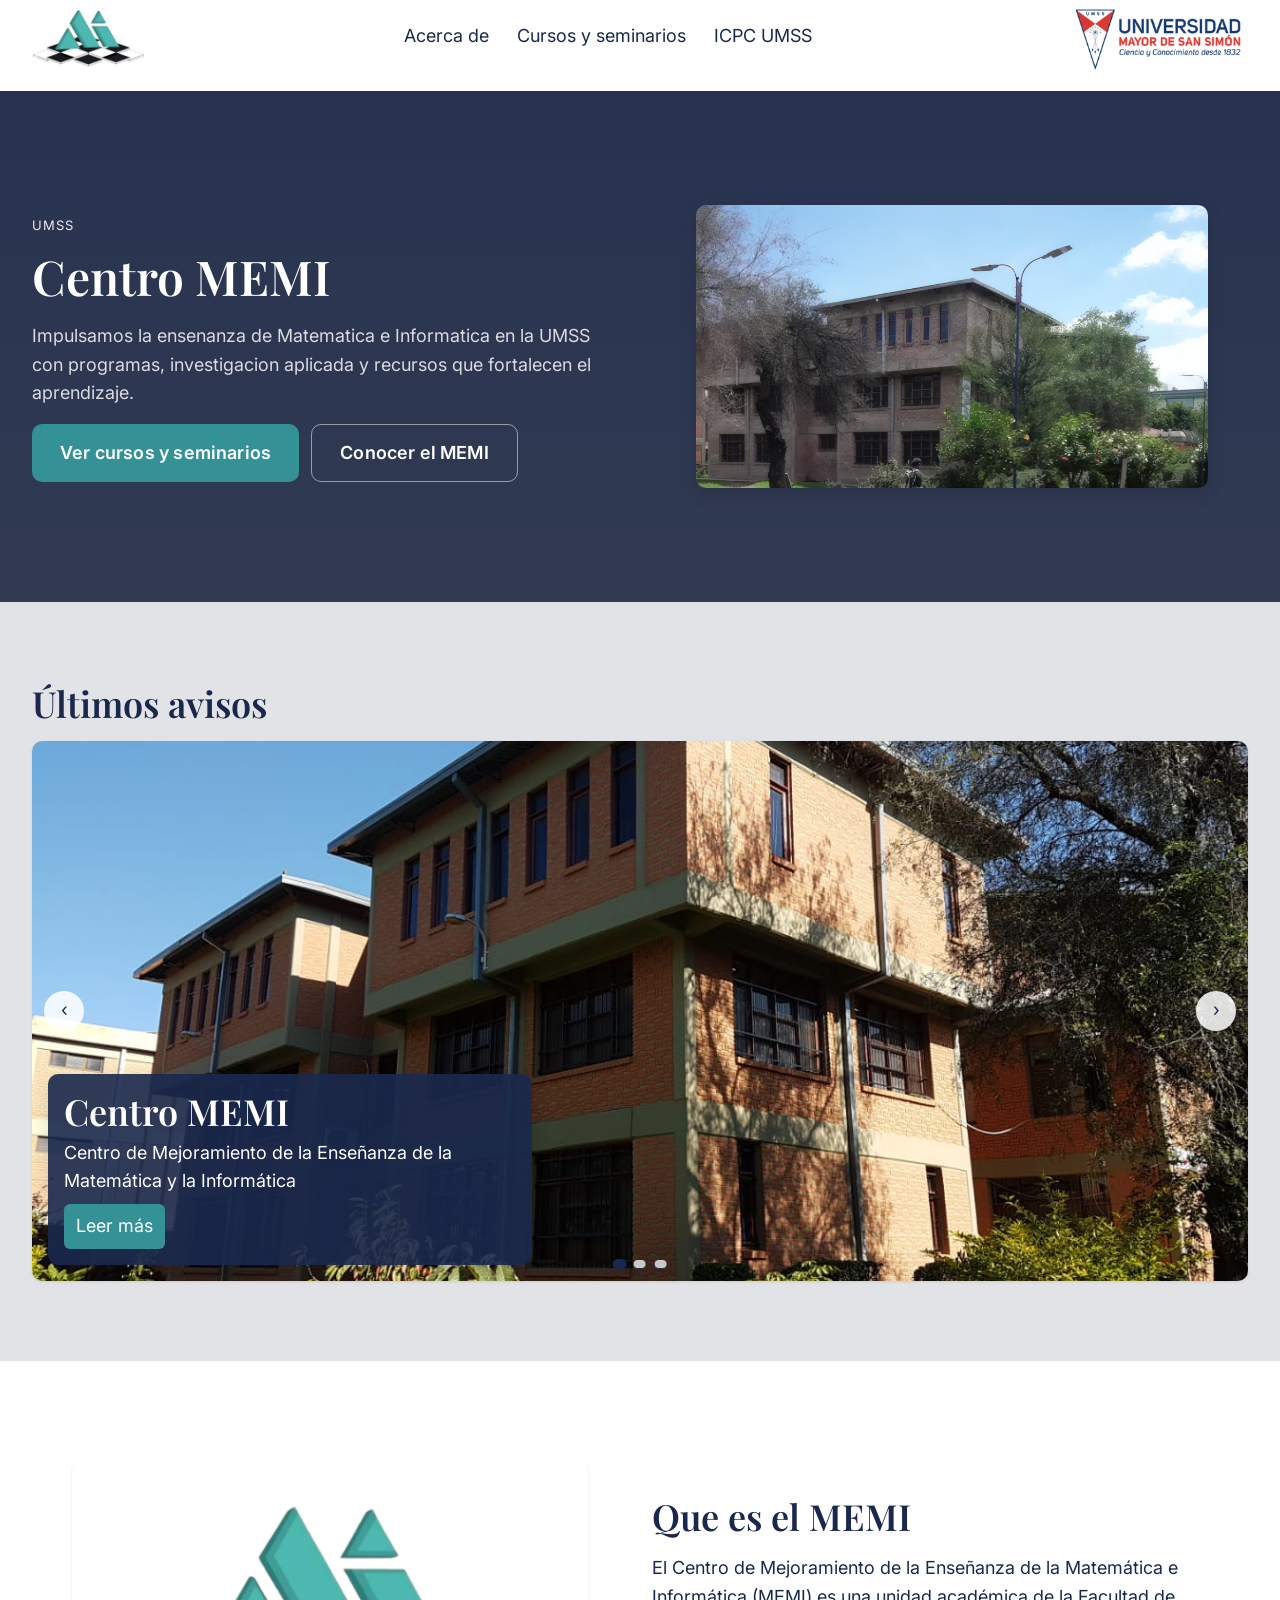
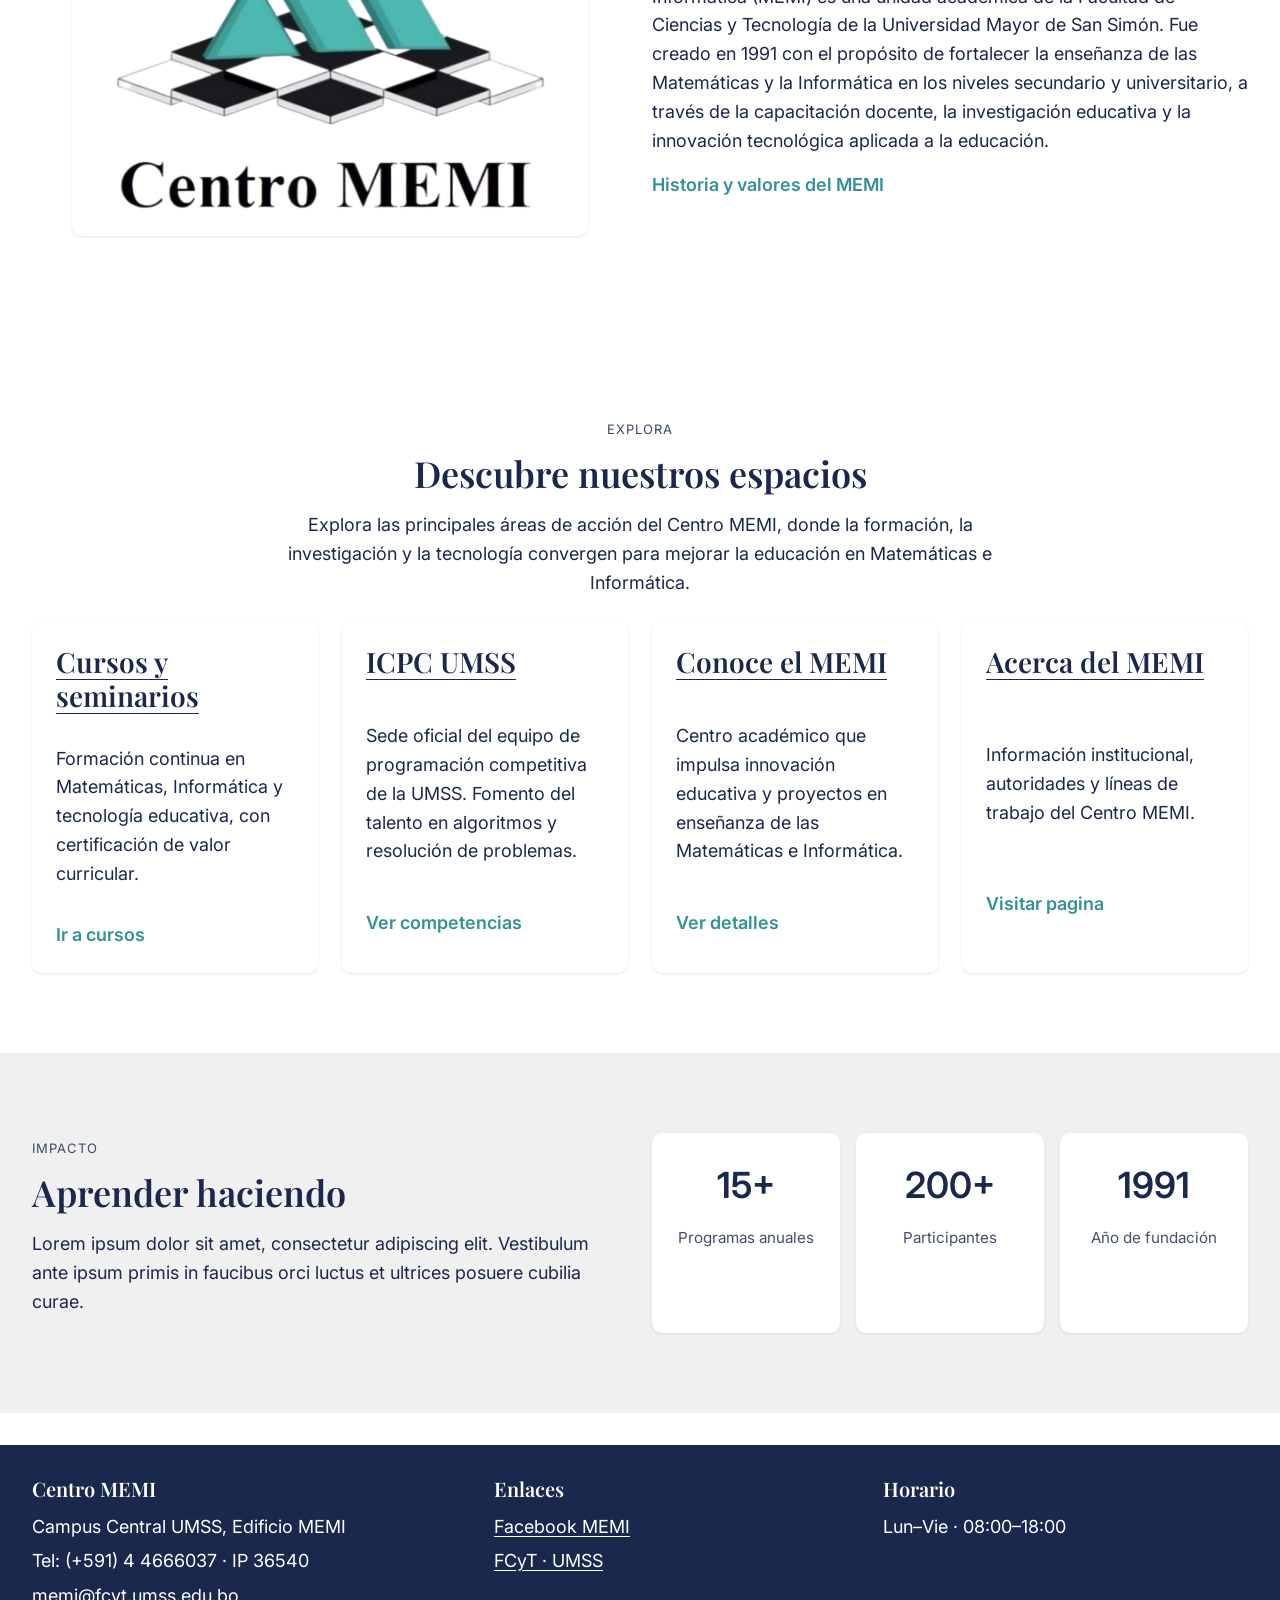
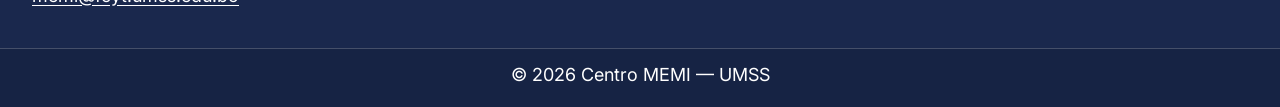
<file: index.html>
<!DOCTYPE html>
<html lang="es">
<head>
  <meta charset="UTF-8" />
  <meta name="viewport" content="width=device-width, initial-scale=1.0" />
  <title>Centro MEMI - UMSS</title>
  <meta name="description" content="Centro MEMI: apoyo a la ensenanza de Matematica e Informatica en la UMSS." />
  <link rel="icon" type="image/png" href="img/logos/memi.png" />

  <link rel="stylesheet" href="/css/core/variables.css" />
  <link rel="stylesheet" href="/css/core/base.css" />
  <link rel="stylesheet" href="/css/core/layout.css" />
  <link rel="stylesheet" href="/css/components/navigation.css" />
  <link rel="stylesheet" href="/css/components/nav-panel.css" />
  <link rel="stylesheet" href="/css/components/carousel.css" />
  <link rel="stylesheet" href="/css/components/footer.css" />
  <link rel="stylesheet" href="/css/pages/home.css" />

  <link href="https://fonts.googleapis.com/css2?family=Inter:wght@400;500;600&family=Playfair+Display:wght@400;600&display=swap" rel="stylesheet" />
</head>
<body>
  <div id="header-container"></div>

  <main>
    <section class="home-hero">
      <div class="container home-hero__inner">
        <div class="home-hero__content">
          <span class="home-eyebrow">UMSS</span>
          <h1>Centro MEMI</h1>
          <p>Impulsamos la ensenanza de Matematica e Informatica en la UMSS con programas, investigacion aplicada y recursos que fortalecen el aprendizaje.</p>
          <div class="home-hero__actions">
            <a class="home-btn home-btn--primary" href="/pages/courses.html">Ver cursos y seminarios</a>
            <a class="home-btn home-btn--ghost" href="/pages/about.html">Conocer el MEMI</a>
          </div>
        </div>
        <figure class="home-hero__media">
          <img src="/img/MEMI.png" alt="Equipo colaborando con tecnologia" />
        </figure>
      </div>
    </section>

    <section class="home-section home-notices">
      <div class="container">
        <h2>Últimos avisos</h2>
        <div id="carousel-container"></div>
      </div>
    </section>

    <section class="home-section home-summary">
      <div class="container home-summary__grid">
        <figure class="home-summary__media">
          <img src="/img/logos/Memi_long.png" alt="Participantes en un taller" />
        </figure>
        <div class="home-summary__content">
          <h2>Que es el MEMI</h2>
          <p>
            El Centro de Mejoramiento de la Enseñanza de la Matemática e Informática (MEMI) es una unidad académica de la Facultad de Ciencias y Tecnología de la Universidad Mayor de San Simón.
            Fue creado en 1991 con el propósito de fortalecer la enseñanza de las Matemáticas y la Informática en los niveles secundario y 
            universitario, a través de la capacitación docente, la investigación educativa y la innovación tecnológica aplicada a la educación.
          </p>
          <div class="home-summary__links">
            <a class="home-link" href="/pages/about.html">Historia y valores del MEMI</a>
          </div>
        </div>
      </div>
    </section>


    <section class="home-section home-destinations">
      <div class="container">
        <header class="home-section__header home-section__header--center">
          <span class="home-eyebrow">Explora</span>
          <h2>Descubre nuestros espacios</h2>
          <p>
            Explora las principales áreas de acción del Centro MEMI, donde la formación, la investigación y la tecnología convergen
            para mejorar la educación en Matemáticas e Informática.
          </p>
        </header>
        <div class="home-cards">
          <article class="home-card">
            <h3><a href="/pages/courses.html">Cursos y seminarios</a></h3>
            <p>Formación continua en Matemáticas, Informática y tecnología educativa, con certificación de valor curricular.</p>
            <a class="home-card__link" href="/pages/courses.html">Ir a cursos</a>
          </article>
          <article class="home-card">
            <h3><a href="/pages/icpc.html">ICPC UMSS</a></h3>
            <p>Sede oficial del equipo de programación competitiva de la UMSS.
              Fomento del talento en algoritmos y resolución de problemas.</p>
            <a class="home-card__link" href="/pages/icpc.html">Ver competencias</a>
          </article>
          <article class="home-card">
            <h3><a href="/pages/about.html">Conoce el MEMI</a></h3>
            <p>Centro académico que impulsa innovación educativa y proyectos en enseñanza de las Matemáticas e Informática.</p>
            <a class="home-card__link" href="/pages/about.html">Ver detalles</a>
          </article>
          <article class="home-card">
            <h3><a href="/pages/about.html">Acerca del MEMI</a></h3>
            <p>Información institucional, autoridades y líneas de trabajo del Centro MEMI.</p>
            <a class="home-card__link" href="https://www.facebook.com/memiumss/?locale=es_LA">Visitar pagina</a>
          </article>
        </div>
      </div>
    </section>

    <section class="home-section home-metrics">
      <div class="container home-metrics__inner">
        <div class="home-metrics__intro">
          <span class="home-eyebrow">Impacto</span>
          <h2>Aprender haciendo</h2>
          <p>
            Lorem ipsum dolor sit amet, consectetur adipiscing elit. Vestibulum ante ipsum primis in
            faucibus orci luctus et ultrices posuere cubilia curae.
          </p>
        </div>
        <div class="home-metrics__stats">
          <div class="stat">
            <span class="stat__value">15+</span>
            <span class="stat__label">Programas anuales</span>
          </div>
          <div class="stat">
            <span class="stat__value">200+</span>
            <span class="stat__label">Participantes</span>
          </div>
          <div class="stat">
            <span class="stat__value">1991</span>
            <span class="stat__label">Año de fundación</span>
          </div>
        </div>
      </div>
    </section>
  </main>

  <div id="footer-container"></div>

  <script type="module" src="/js/entries/home.entry.js"></script>
</body>
</html>
</file>
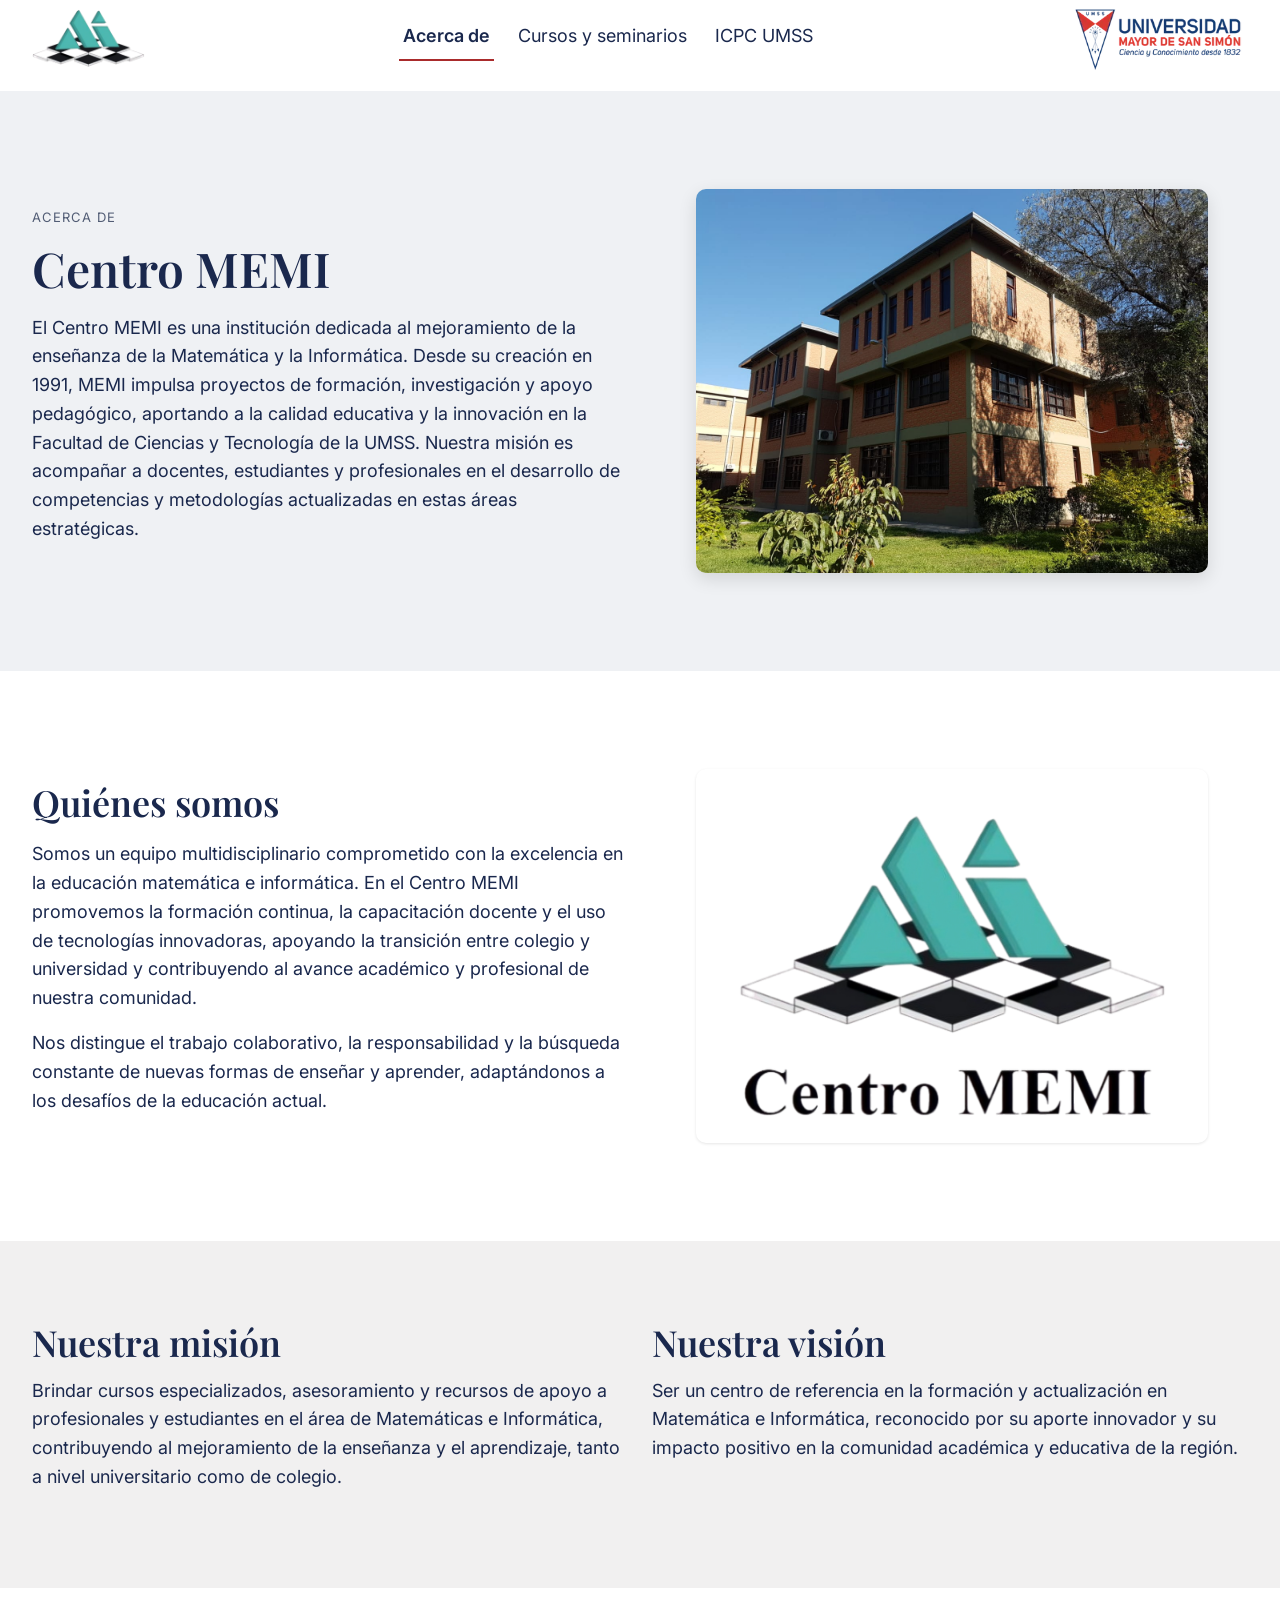
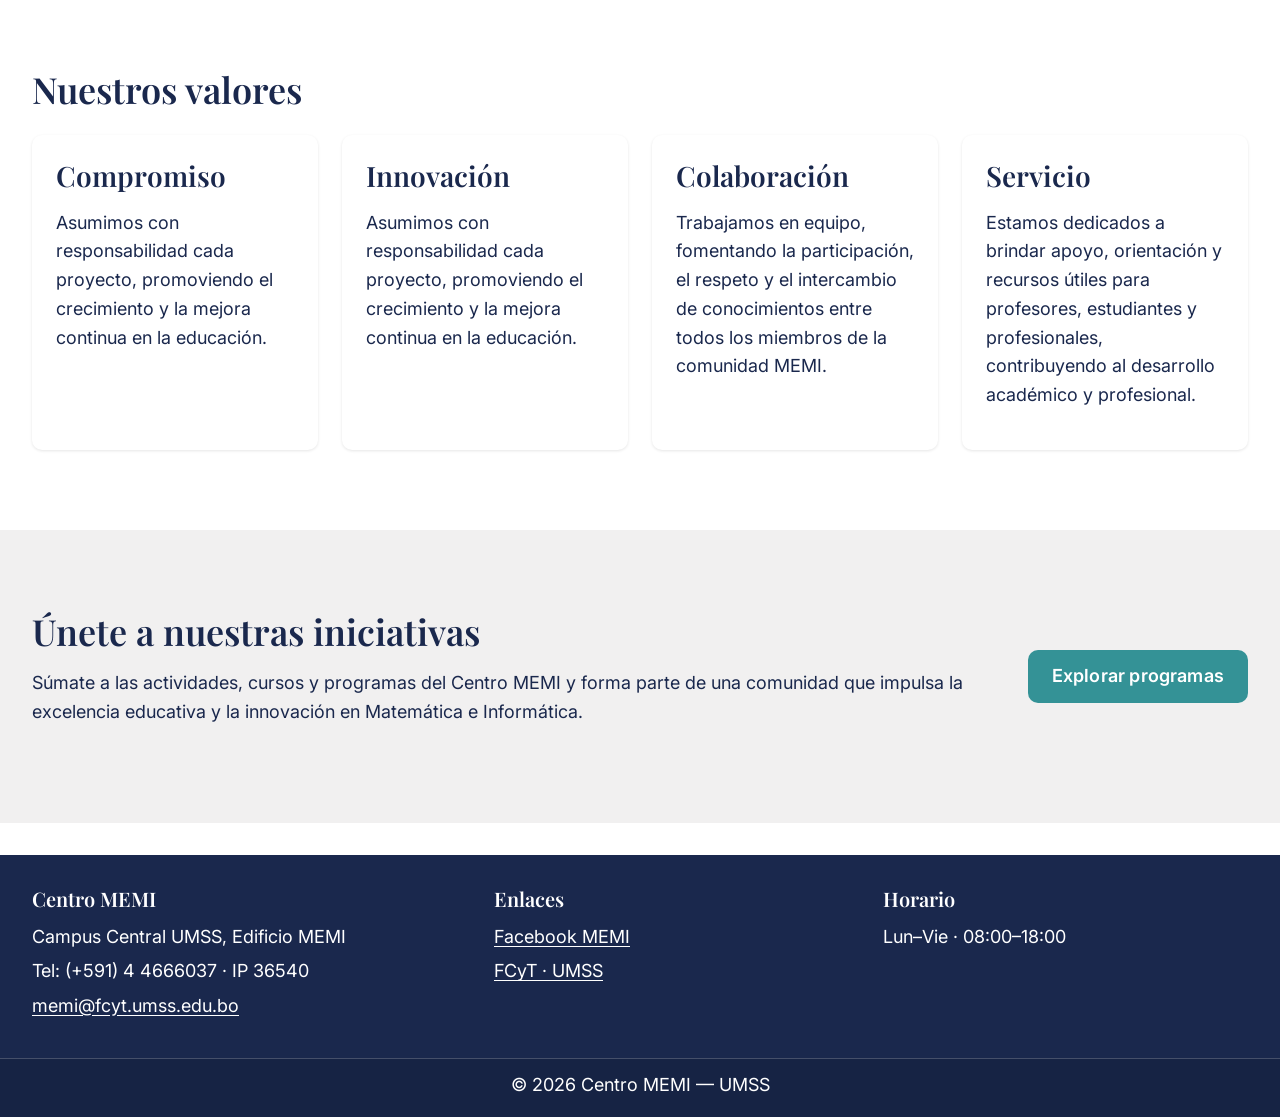
<file: pages/about.html>
<!DOCTYPE html>
<html lang="es">
<head>
  <meta charset="UTF-8">
  <meta name="viewport" content="width=device-width, initial-scale=1.0">
  <title>Centro MEMI | Acerca de</title>

  <link rel="stylesheet" href="/css/core/variables.css">
  <link rel="stylesheet" href="/css/core/base.css">
  <link rel="stylesheet" href="/css/core/layout.css">
  <link rel="stylesheet" href="/css/components/navigation.css">
  <link rel="stylesheet" href="/css/components/nav-panel.css">
  <link rel="stylesheet" href="/css/components/footer.css">
  <link rel="stylesheet" href="/css/pages/about.css">

  <link href="https://fonts.googleapis.com/css2?family=Inter:wght@400;500;600&family=Playfair+Display:wght@400;600&display=swap" rel="stylesheet">
</head>
<body>
  <div id="header-container"></div>

  <main>
    <section class="about-hero">
      <div class="container about-hero__inner">
        <div class="about-hero__content">
          <span class="about-eyebrow">Acerca de</span>
          <h1>Centro MEMI</h1>
          <p>El Centro MEMI es una institución dedicada al mejoramiento de la enseñanza de la Matemática y la Informática. 
            Desde su creación en 1991, MEMI impulsa proyectos de formación, investigación y apoyo pedagógico, aportando a la 
            calidad educativa y la innovación en la Facultad de Ciencias y Tecnología de la UMSS. Nuestra misión es acompañar 
            a docentes, estudiantes y profesionales en el desarrollo de competencias y metodologías actualizadas en estas áreas 
            estratégicas.</p>
        </div>
        <figure class="about-hero__media">
          <img src="/img/hero/hero1.png" alt="Personas conectadas mediante aprendizaje en línea">
        </figure>
      </div>
    </section>

    <section class="about-section">
      <div class="container about-split">
        <div class="about-split__text">
          <h2>Quiénes somos</h2>
          <p>Somos un equipo multidisciplinario comprometido con la excelencia en la educación matemática e informática. 
            En el Centro MEMI promovemos la formación continua, la capacitación docente y el uso de tecnologías innovadoras, 
            apoyando la transición entre colegio y universidad y contribuyendo al avance académico y profesional de nuestra comunidad.</p>
          <p>Nos distingue el trabajo colaborativo, la responsabilidad y la búsqueda constante de nuevas formas de enseñar y aprender, adaptándonos a los desafíos de la educación actual.</p>
        </div>
        <figure class="about-split__media">
          <img src="/img/logos/Memi_long.png" alt="Estudiantes colaborando en un aula">
        </figure>
      </div>
    </section>

    <section class="about-section about-section--muted">
      <div class="container about-columns">
        <article class="about-columns__item">
          <h2>Nuestra misión</h2>
          <p>Brindar cursos especializados, asesoramiento y recursos de apoyo a profesionales y estudiantes en el área de Matemáticas 
            e Informática, contribuyendo al mejoramiento de la enseñanza y el aprendizaje, tanto a nivel universitario como de colegio.</p>
        </article>
        <article class="about-columns__item">
          <h2>Nuestra visión</h2>
          <p>Ser un centro de referencia en la formación y actualización en Matemática e Informática, reconocido por su aporte innovador
             y su impacto positivo en la comunidad académica y educativa de la región.</p>
        </article>
      </div>
    </section>

    <section class="about-section">
      <div class="container">
        <h2>Nuestros valores</h2>
        <div class="about-values">
          <article class="about-card">
            <h3>Compromiso</h3>
            <p>Asumimos con responsabilidad cada proyecto, promoviendo el crecimiento y la mejora continua en la educación.</p>
          </article>
          <article class="about-card">
            <h3>Innovación</h3>
            <p>Asumimos con responsabilidad cada proyecto, promoviendo el crecimiento y la mejora continua en la educación.</p>
          </article>
          <article class="about-card">
            <h3>Colaboración</h3>
            <p>Trabajamos en equipo, fomentando la participación, el respeto y el intercambio de conocimientos entre todos los miembros de la comunidad MEMI.</p>
          </article>
          <article class="about-card">
            <h3>Servicio</h3>
            <p>Estamos dedicados a brindar apoyo, orientación y recursos útiles para profesores, estudiantes y profesionales, contribuyendo al desarrollo académico y profesional.</p>
          </article>
        </div>
      </div>
    </section>

    <section class="about-section about-section--muted">
      <div class="container about-cta">
        <div class="about-cta__content">
          <h2>Únete a nuestras iniciativas</h2>
          <p>Súmate a las actividades, cursos y programas del Centro MEMI y forma parte de una comunidad que impulsa la excelencia educativa y la innovación en Matemática e Informática.</p>
        </div>
        <a class="about-cta__button" href="/pages/courses.html">Explorar programas</a>
      </div>
    </section>
  </main>

  <div id="footer-container"></div>

  <script type="module" src="/js/entries/about.entry.js"></script>
</body>
</html>
</file>
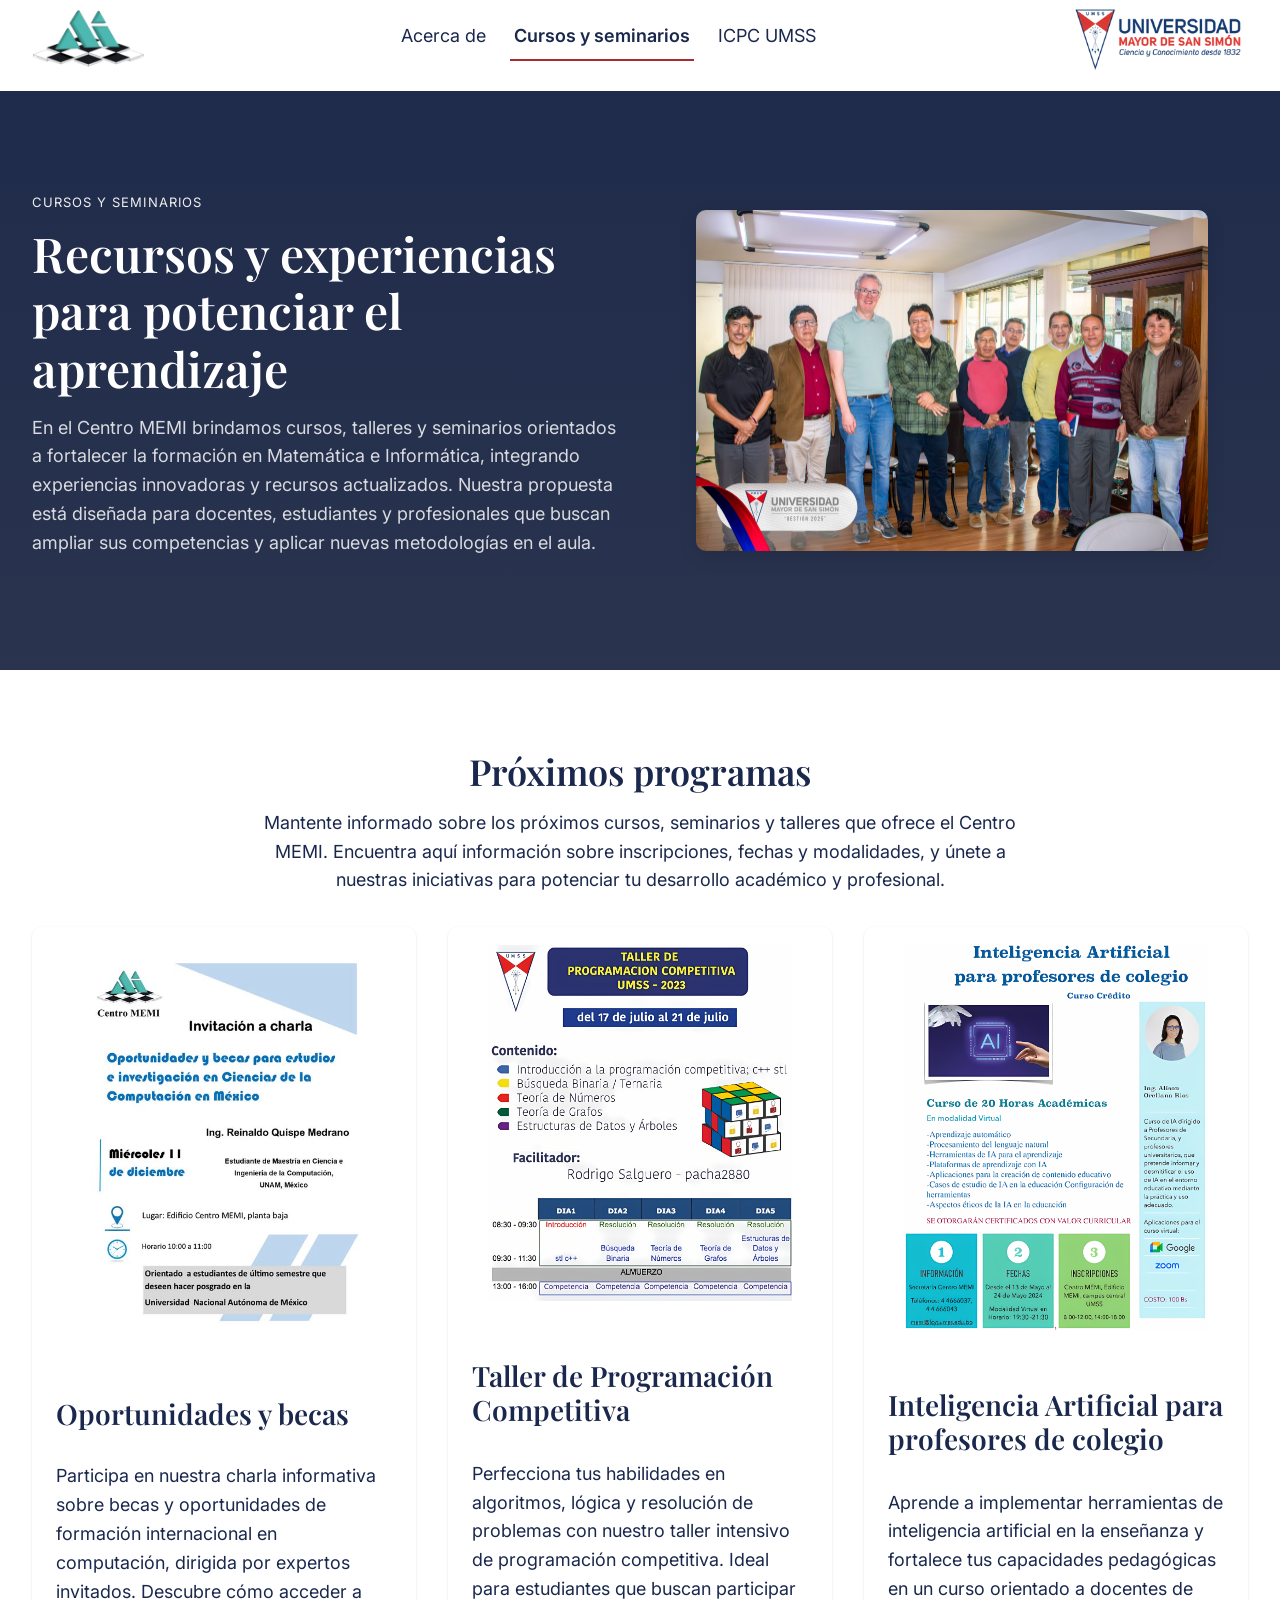
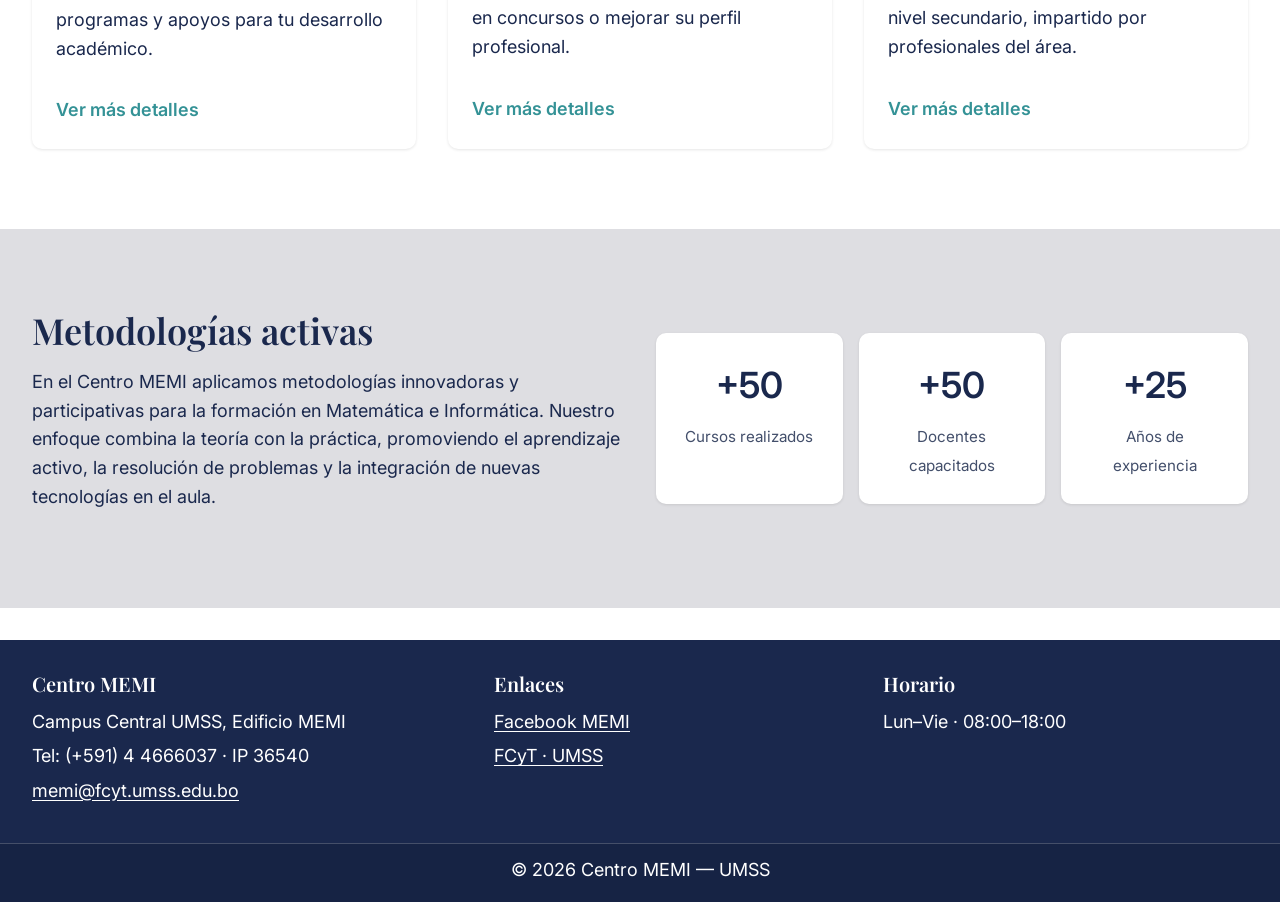
<file: pages/courses.html>
<!DOCTYPE html>
<html lang="es">
<head>
  <meta charset="UTF-8">
  <meta name="viewport" content="width=device-width, initial-scale=1.0">
  <title>Centro MEMI | Cursos y Seminarios</title>

  <link rel="stylesheet" href="/css/core/variables.css">
  <link rel="stylesheet" href="/css/core/base.css">
  <link rel="stylesheet" href="/css/core/layout.css">
  <link rel="stylesheet" href="/css/components/navigation.css">
  <link rel="stylesheet" href="/css/components/nav-panel.css">
  <link rel="stylesheet" href="/css/components/footer.css">
  <link rel="stylesheet" href="/css/pages/courses.css">

  <link href="https://fonts.googleapis.com/css2?family=Inter:wght@400;500;600&family=Playfair+Display:wght@400;600&display=swap" rel="stylesheet">
</head>
<body>
  <div id="header-container"></div>

  <main>
    <section class="courses-hero">
      <div class="container courses-hero__inner">
        <div class="courses-hero__content">
          <span class="courses-eyebrow">Cursos y seminarios</span>
          <h1>Recursos y experiencias para potenciar el aprendizaje</h1>
          <p>En el Centro MEMI brindamos cursos, talleres y seminarios orientados a fortalecer la formación en Matemática e Informática, 
            integrando experiencias innovadoras y recursos actualizados. Nuestra propuesta está diseñada para docentes, estudiantes y 
            profesionales que buscan ampliar sus competencias y aplicar nuevas metodologías en el aula.</p>
        </div>
        <figure class="courses-hero__media">
          <img src="/img/MEMI_KU.png" alt="Participantes explorando recursos educativos">
        </figure>
      </div>
    </section>

    <section class="courses-grid-section">
      <div class="container">
        <header class="courses-grid-header">
          <h2>Próximos programas</h2>
          <p>Mantente informado sobre los próximos cursos, seminarios y talleres que ofrece el Centro MEMI. Encuentra aquí información 
            sobre inscripciones, fechas y modalidades, y únete a nuestras iniciativas para potenciar tu desarrollo académico y profesional.</p>
        </header>

        <div class="courses-grid">
          <article class="course-card">
            <figure class="course-card__media">
              <img src="/img/hero/hero4.png" alt="Material visual del curso">
            </figure>
            <div class="course-card__body">
              <h3>Oportunidades y becas</h3>
              <p>Participa en nuestra charla informativa sobre becas y oportunidades de formación internacional en computación, dirigida por
                expertos invitados. Descubre cómo acceder a programas y apoyos para tu desarrollo académico.</p>
              <a class="course-card__link" href="#">Ver más detalles</a>
            </div>
          </article>

          <article class="course-card">
            <figure class="course-card__media">
              <img src="/img/hero/hero2.jpg" alt="Recursos educativos del seminario">
            </figure>
            <div class="course-card__body">
              <h3>Taller de Programación Competitiva</h3>
              <p>Perfecciona tus habilidades en algoritmos, lógica y resolución de problemas con nuestro taller intensivo de programación competitiva. 
                Ideal para estudiantes que buscan participar en concursos o mejorar su perfil profesional.</p>
              <a class="course-card__link" href="#">Ver más detalles</a>
            </div>
          </article>

          <article class="course-card">
            <figure class="course-card__media">
              <img src="/img/hero/hero3.jpg" alt="Participantes colaborando">
            </figure>
            <div class="course-card__body">
              <h3>Inteligencia Artificial para profesores de colegio</h3>
              <p>Aprende a implementar herramientas de inteligencia artificial en la enseñanza y fortalece tus capacidades pedagógicas en un curso orientado
                 a docentes de nivel secundario, impartido por profesionales del área.</p>
              <a class="course-card__link" href="#">Ver más detalles</a>
            </div>
          </article>
        </div>
      </div>
    </section>

    <section class="courses-highlight">
      <div class="container courses-highlight__inner">
        <div class="courses-highlight__text">
          <h2>Metodologías activas</h2>
          <p>En el Centro MEMI aplicamos metodologías innovadoras y participativas para la formación en Matemática e Informática. Nuestro enfoque combina la teoría con la práctica, 
            promoviendo el aprendizaje activo, la resolución de problemas y la integración de nuevas tecnologías en el aula.</p>
        </div>
        <div class="courses-highlight__stats">
          <div class="stat">
            <span class="stat__value">+50</span>
            <span class="stat__label">Cursos realizados</span>
          </div>
          <div class="stat">
            <span class="stat__value">+50</span>
            <span class="stat__label">Docentes capacitados</span>
          </div>
          <div class="stat">
            <span class="stat__value">+25</span>
            <span class="stat__label">Años de experiencia</span>
          </div>
        </div>
      </div>
    </section>

    <!--
    <section class="courses-grid-section courses-grid-section--alt">
      <div class="container">
        <header class="courses-grid-header">
          <h2>Recursos complementarios</h2>
          <p>Lorem ipsum dolor sit amet, consectetur adipiscing elit. Donec porta, lacus sit amet congue ultrices, magna augue finibus tortor, et ornare orci nisl non nisl.</p>
        </header>

        <div class="courses-grid">
          <article class="course-card">
            <figure class="course-card__media">
              <img src="/img/hero/hero2.jpg" alt="Guía pedagógica">
            </figure>
            <div class="course-card__body">
              <h3>Guía de autoaprendizaje</h3>
              <p>Lorem ipsum dolor sit amet, consectetur adipiscing elit. Integer vel sapien quis odio vehicula laoreet at et ipsum.</p>
              <a class="course-card__link" href="#">Descargar recurso</a>
            </div>
          </article>

          <article class="course-card">
            <figure class="course-card__media">
              <img src="/img/hero/hero3.jpg" alt="Sesión grabada">
            </figure>
            <div class="course-card__body">
              <h3>Seminario grabado</h3>
              <p>Lorem ipsum dolor sit amet, consectetur adipiscing elit. Cras in luctus turpis. Sed at pretium ante, non viverra mauris.</p>
              <a class="course-card__link" href="#">Ver grabación</a>
            </div>
          </article>

          <article class="course-card">
            <figure class="course-card__media">
              <img src="/img/hero/hero1.png" alt="Kit de actividades">
            </figure>
            <div class="course-card__body">
              <h3>Kit de actividades</h3>
              <p>Lorem ipsum dolor sit amet, consectetur adipiscing elit. Ut posuere erat dolor, sit amet consequat dui suscipit id.</p>
              <a class="course-card__link" href="#">Descargar kit</a>
            </div>
          </article>
        </div>
      </div>
    </section>

    <section class="courses-cta">
      <div class="container courses-cta__inner">
        <div class="courses-cta__content">
          <h2>¿Te interesa un curso a medida?</h2>
          <p>Lorem ipsum dolor sit amet, consectetur adipiscing elit. Curabitur fringilla venenatis dolor, nec aliquet eros pellentesque quis. Mauris in vestibulum ligula.</p>
        </div>
        <a class="courses-cta__button" href="/pages/contact.html">Solicitar información</a>
      </div>
    </section>
  -->
  </main>

  <div id="footer-container"></div>

  <script type="module" src="/js/entries/courses.entry.js"></script>
</body>
</html>
</file>
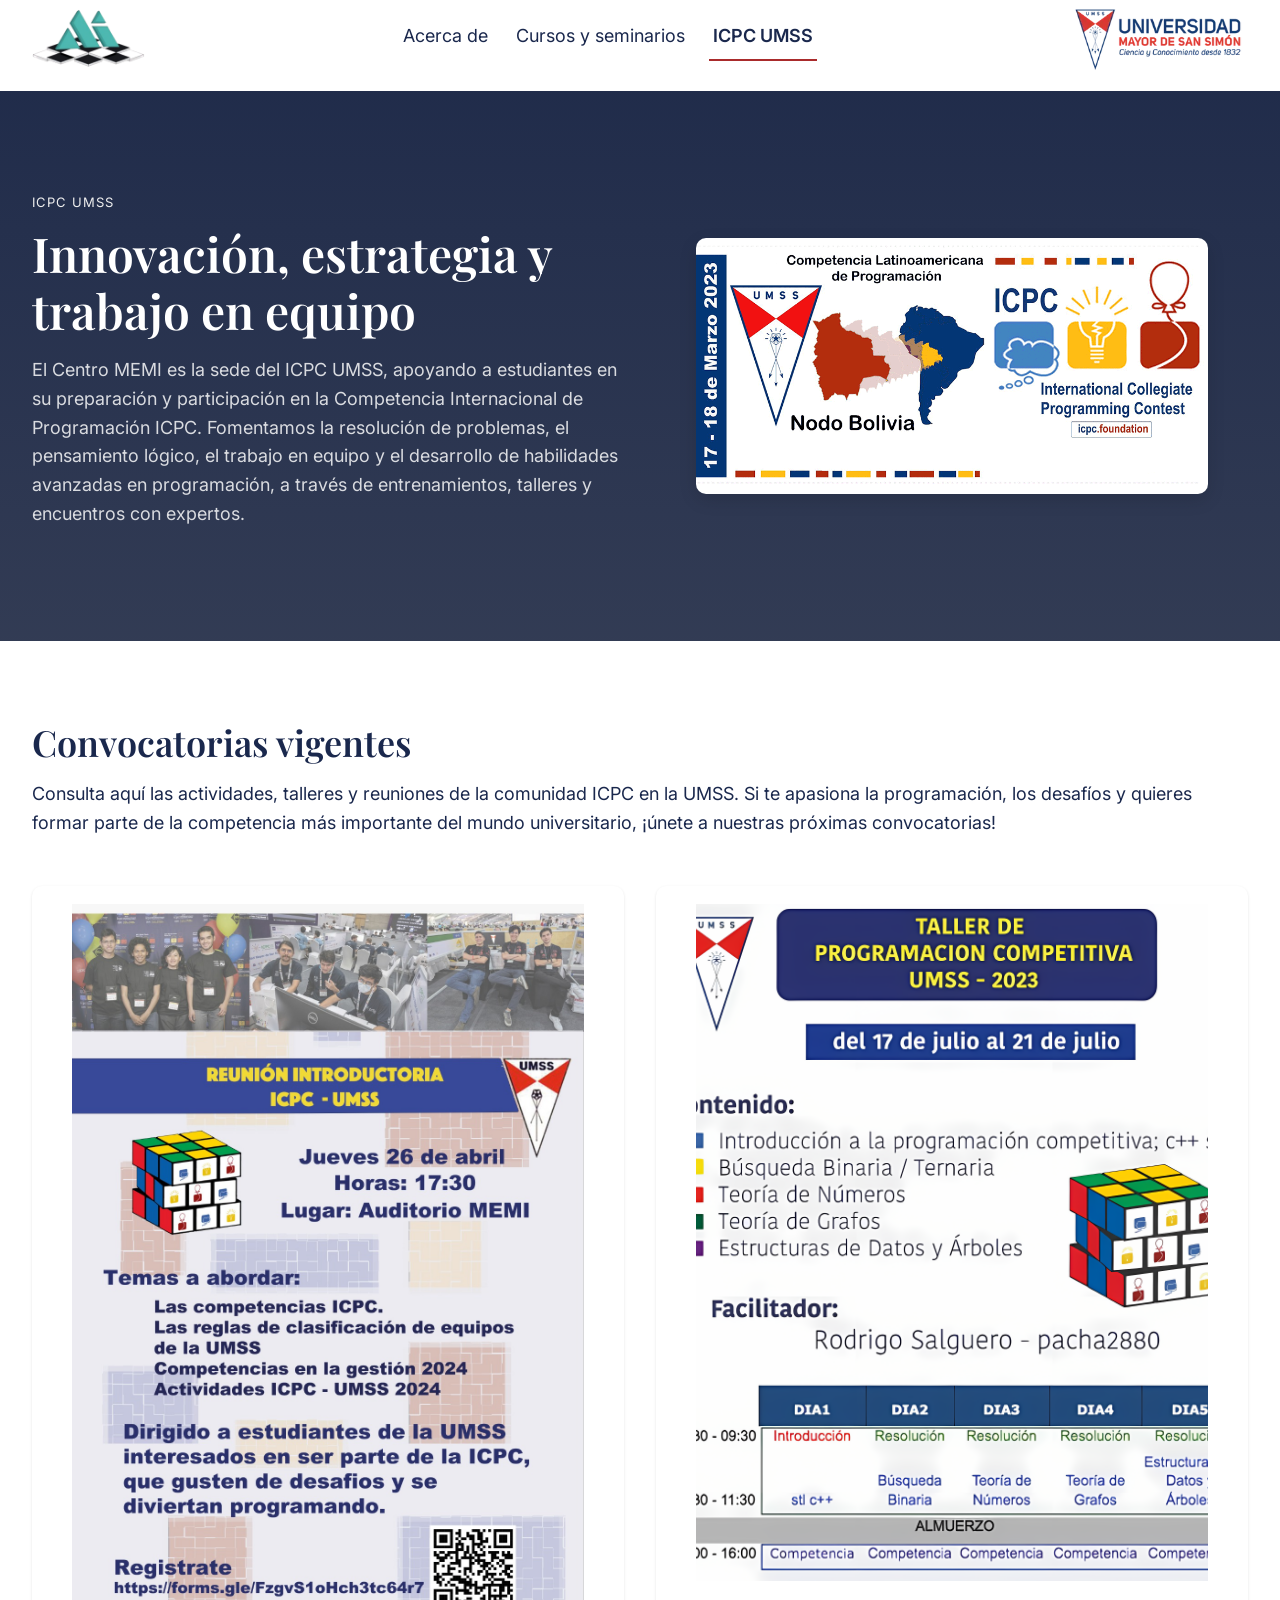
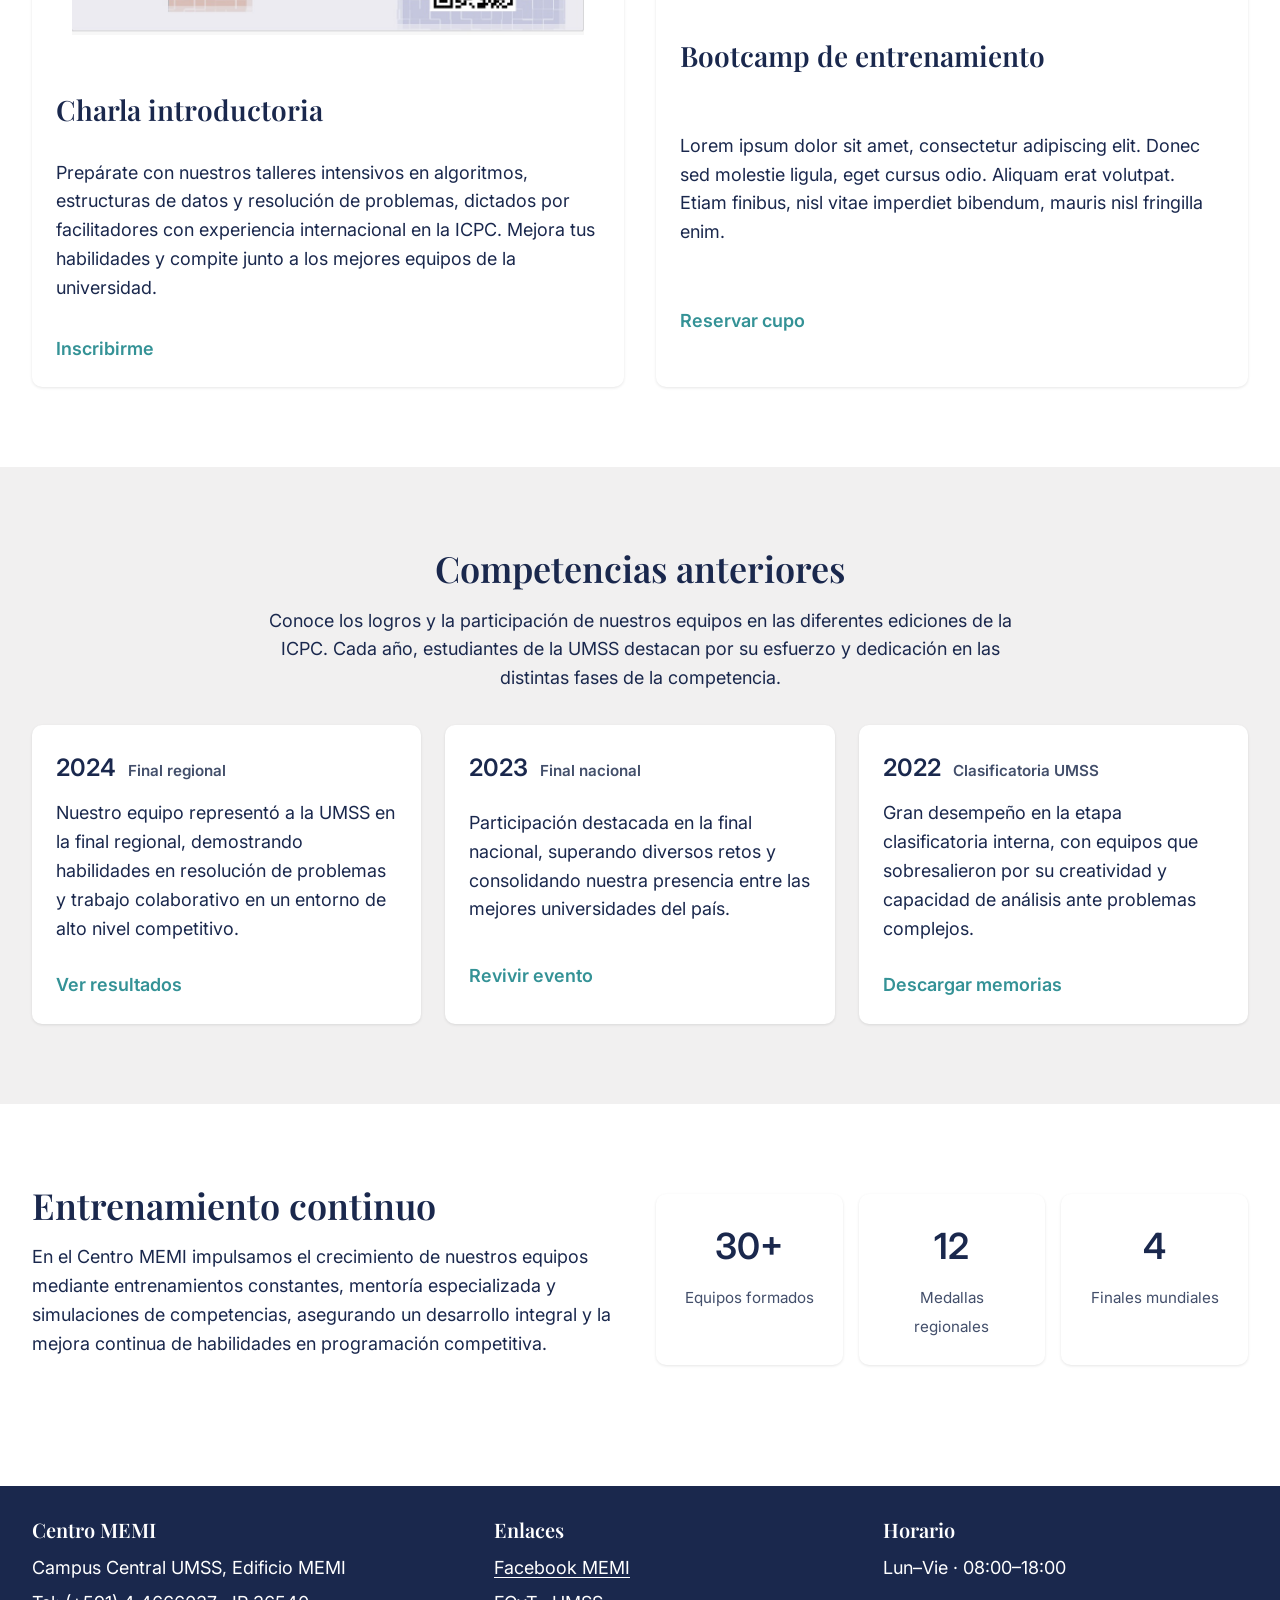
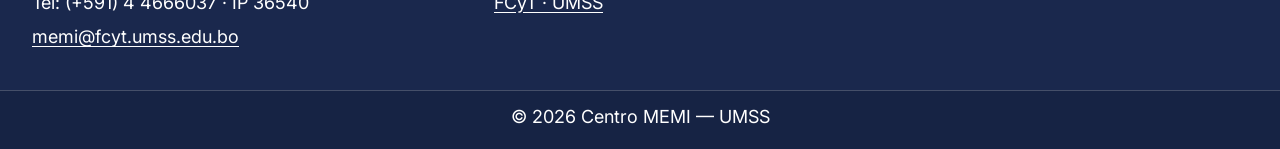
<file: pages/icpc.html>
<!DOCTYPE html>
<html lang="es">
<head>
  <meta charset="UTF-8">
  <meta name="viewport" content="width=device-width, initial-scale=1.0">
  <title>Centro MEMI | ICPC UMSS</title>

  <link rel="stylesheet" href="/css/core/variables.css">
  <link rel="stylesheet" href="/css/core/base.css">
  <link rel="stylesheet" href="/css/core/layout.css">
  <link rel="stylesheet" href="/css/components/navigation.css">
  <link rel="stylesheet" href="/css/components/nav-panel.css">
  <link rel="stylesheet" href="/css/components/footer.css">
  <link rel="stylesheet" href="/css/pages/icpc.css">

  <link href="https://fonts.googleapis.com/css2?family=Inter:wght@400;500;600&family=Playfair+Display:wght@400;600&display=swap" rel="stylesheet">
</head>
<body>
  <div id="header-container"></div>

  <main>
    <section class="icpc-hero">
      <div class="container icpc-hero__inner">
        <div class="icpc-hero__content">
          <span class="icpc-eyebrow">ICPC UMSS</span>
          <h1>Innovación, estrategia y trabajo en equipo</h1>
          <p>El Centro MEMI es la sede del ICPC UMSS, apoyando a estudiantes en su preparación y participación en la Competencia Internacional de Programación ICPC. 
            Fomentamos la resolución de problemas, el pensamiento lógico, el trabajo en equipo y el desarrollo de habilidades avanzadas en programación, a través de 
            entrenamientos, talleres y encuentros con expertos.</p>
        </div>
        <figure class="icpc-hero__media">
          <img src="/img/ICPC/banner.png" alt="Equipo de programación resolviendo problemas">
        </figure>
      </div>
    </section>

    <section class="icpc-section">
      <div class="container icpc-overview">
        <div class="icpc-overview__text">
          <h2>Convocatorias vigentes</h2>
          <p>Consulta aquí las actividades, talleres y reuniones de la comunidad ICPC en la UMSS. Si te apasiona la programación, los desafíos y quieres formar
             parte de la competencia más importante del mundo universitario, ¡únete a nuestras próximas convocatorias!</p>
        </div>
      </div>

      <div class="container icpc-calls">
        <article class="icpc-card">
          <figure class="icpc-card__media">
            <img src="/img/ICPC/Reunion.png" alt="Participantes resolviendo problemas en laptops">
          </figure>
          <div class="icpc-card__body">
            <h3>Charla introductoria</h3>
            <p>Prepárate con nuestros talleres intensivos en algoritmos, estructuras de datos y resolución de problemas, dictados por facilitadores con experiencia internacional en la ICPC. Mejora tus habilidades y compite junto a los mejores equipos de la universidad.</p>
            <a class="icpc-card__link" href="#">Inscribirme</a>
          </div>
        </article>

        <article class="icpc-card">
          <figure class="icpc-card__media">
            <img src="/img/hero/hero2.jpg" alt="Mentoría académica">
          </figure>
          <div class="icpc-card__body">
            <h3>Bootcamp de entrenamiento</h3>
            <p>Lorem ipsum dolor sit amet, consectetur adipiscing elit. Donec sed molestie ligula, eget cursus odio. Aliquam erat volutpat. Etiam finibus, nisl vitae imperdiet bibendum, mauris nisl fringilla enim.</p>
            <a class="icpc-card__link" href="#">Reservar cupo</a>
          </div>
        </article>
      </div>
    </section>

    <section class="icpc-section icpc-section--muted">
      <div class="container">
        <header class="icpc-section__header">
          <h2>Competencias anteriores</h2>
          <p>Conoce los logros y la participación de nuestros equipos en las diferentes ediciones de la ICPC. Cada año, estudiantes de la UMSS destacan por su esfuerzo y dedicación en las 
            distintas fases de la competencia.</p>
        </header>

        <div class="icpc-history">
          <article class="history-card">
            <div class="history-card__meta">
              <span class="history-card__year">2024</span>
              <span class="history-card__tag">Final regional</span>
            </div>
            <p>Nuestro equipo representó a la UMSS en la final regional, demostrando habilidades en resolución de problemas y trabajo colaborativo en un entorno de alto nivel competitivo.</p>
            <a class="history-card__link" href="#">Ver resultados</a>
          </article>

          <article class="history-card">
            <div class="history-card__meta">
              <span class="history-card__year">2023</span>
              <span class="history-card__tag">Final nacional</span>
            </div>
            <p>Participación destacada en la final nacional, superando diversos retos y consolidando nuestra presencia entre las mejores universidades del país.</p>
            <a class="history-card__link" href="#">Revivir evento</a>
          </article>

          <article class="history-card">
            <div class="history-card__meta">
              <span class="history-card__year">2022</span>
              <span class="history-card__tag">Clasificatoria UMSS</span>
            </div>
            <p>Gran desempeño en la etapa clasificatoria interna, con equipos que sobresalieron por su creatividad y capacidad de análisis ante problemas complejos.</p>
            <a class="history-card__link" href="#">Descargar memorias</a>
          </article>
        </div>
      </div>
    </section>

    <section class="icpc-section">
      <div class="container icpc-highlight">
        <div class="icpc-highlight__text">
          <h2>Entrenamiento continuo</h2>
          <p>En el Centro MEMI impulsamos el crecimiento de nuestros equipos mediante entrenamientos constantes, mentoría especializada y simulaciones de competencias,
             asegurando un desarrollo integral y la mejora continua de habilidades en programación competitiva.</p>
        </div>
        <div class="icpc-highlight__stats">
          <div class="stat">
            <span class="stat__value">30+</span>
            <span class="stat__label">Equipos formados</span>
          </div>
          <div class="stat">
            <span class="stat__value">12</span>
            <span class="stat__label">Medallas regionales</span>
          </div>
          <div class="stat">
            <span class="stat__value">4</span>
            <span class="stat__label">Finales mundiales</span>
          </div>
        </div>
      </div>
    </section>
  </main>

  <div id="footer-container"></div>

  <script type="module" src="/js/entries/icpc.entry.js"></script>
</body>
</html>
</file>
<file: css/core/variables.css>
:root {
  /* Paleta de colores */
  --color-azul-profundo: #1A284D;
  --color-gris-claro: #f1f0f0;
  --color-gris-medio: #B0B0B0;
  --color-verde-memi: #349296;
  --color-rojo-umss: #aa2b2c;
  --color-blanco: #FFFFFF;

  /* Tipografía */
  --font-heading: 'Playfair Display', serif;
  --font-body: 'Inter', sans-serif;
  --weight-body: 400;
  --weight-heading: 600;

  /* Tamaños base (MÓVIL) */
  --text-base: 16px;
  --text-h1: 2.25rem;  /* ~36px en móvil */
  --text-h2: 1.75rem;
  --text-h3: 1.375rem;
  --text-h4: 1.125rem;
  --text-small: 0.875rem;

  /* Alturas de línea */
  --lh-body: 1.6;
  --lh-heading: 1.2;

  /* Espaciado (escala) */
  --space-1: 0.25rem;
  --space-2: 0.5rem;
  --space-3: 0.75rem;
  --space-4: 1rem;
  --space-5: 1.5rem;
  --space-6: 2rem;

  /* Layout base */
  --container-max: 1200px;
  --gutter-inline: 1rem;      

  /* Header */
  --header-h-mobile: 56px;
  --header-h-desktop: 72px;
  --z-header: 1000;
  --z-overlay: 1100;

  /* Bordes, radios y sombras */
  --radius-s: 6px;
  --radius-m: 10px;
  --shadow-1: 0 1px 3px rgb(0 0 0 / 10%);
  --shadow-2: 0 6px 18px rgb(0 0 0 / 12%);

  /* Estados de foco */
  --focus-outline: 2px solid var(--color-verde-memi);
  --focus-shadow: 0 0 0 3px rgb(52 146 150 / 35%);
}

/* Mejora tipográfica y layout en tablet+ */
@media (min-width: 768px) {
  :root {
    --text-base: 17px;
    --text-h1: 2.5rem; 
    --text-h2: 2rem;
    --text-h3: 1.5rem;
    --text-h4: 1.25rem;

    --gutter-inline: 1.5rem;
  }
}

/* Desktop amplio */
@media (min-width: 1280px) {
  :root {
    --text-base: 18px;
    --text-h1: 3rem;     
    --text-h2: 2.25rem;
    --text-h3: 1.75rem;
    --text-h4: 1.25rem; 

    --gutter-inline: 2rem;
    --container-max: 1280px;
  }
}
</file>
<file: css/core/base.css>
/* Box sizing universal */
*, *::before, *::after { box-sizing: border-box; }

/* Preferencias y suavizados */
html {
  font-size: 100%;
  -webkit-text-size-adjust: 100%;
  color-scheme: light;
  scroll-behavior: smooth;
}

/* Base tipográfica y colores */
body {
  margin: 0;
  font-family: var(--font-body);
  font-weight: var(--weight-body);
  font-size: var(--text-base);
  line-height: var(--lh-body);
  color: var(--color-azul-profundo);
  background-color: var(--color-blanco);
  text-rendering: optimizeLegibility;
  -webkit-font-smoothing: antialiased;
  -moz-osx-font-smoothing: grayscale;
}

/* Headings */
h1, h2, h3, h4 {
  margin: 0 0 var(--space-4);
  font-family: var(--font-heading);
  font-weight: var(--weight-heading);
  line-height: var(--lh-heading);
  color: var(--color-azul-profundo);
}
h1 { font-size: var(--text-h1); }
h2 { font-size: var(--text-h2); }
h3 { font-size: var(--text-h3); }
h4 { font-size: var(--text-h4); }

p, ul, ol { margin: 0 0 var(--space-4); }
ul, ol { padding-left: 1.25rem; }

/* Imágenes y medios */
img, svg, video, canvas {
  display: block;
  max-width: 100%;
  height: auto;
}

/* Formularios */
button, input, select, textarea {
  font: inherit;
  color: inherit;
}

/* Enlaces: accesibles y elegantes por defecto */
a {
  color: inherit;
  text-decoration: underline;
  text-underline-offset: 0.2em;
  text-decoration-thickness: from-font;
}
a:hover { text-decoration-thickness: 0.14em; }
a:focus-visible {
  outline: var(--focus-outline);
  outline-offset: 2px;
  box-shadow: var(--focus-shadow);
}

/* Selección de texto */
::selection {
  background: var(--color-verde-memi);
  color: var(--color-blanco);
}

@media (prefers-reduced-motion: reduce) {
  * {
    animation-duration: 0.01ms !important;
    animation-iteration-count: 1 !important;
    transition-duration: 0.01ms !important;
    scroll-behavior: auto !important;
  }
}
</file>
<file: css/core/layout.css>
.container {
  max-width: var(--container-max);
  padding-inline: var(--gutter-inline);
  margin-inline: auto;
}


.header-container {
  display: grid;
  grid-template-columns: auto 48px auto;
  align-items: center;
  gap: var(--space-3);
  min-height: var(--header-h-mobile);
}

.logo-memi img,
.logo-umss img {
  height: 50px;
  width: auto;
}

.logo-memi { justify-self: start; }
.menu-toggle { justify-self: center; }
.logo-umss { justify-self: end; }

main { padding-top: var(--space-4); }


@media (min-width: 768px) {

  header { min-height: var(--header-h-desktop); }

  .header-container {
    grid-template-columns: auto 1fr auto; 
    gap: var(--space-4);
  }

  .logo-memi img,
  .logo-umss img { height: 75px; }
}


footer {
  background: var(--color-azul-profundo);
  color: var(--color-blanco);
  margin-top: var(--space-6);
  box-shadow: var(--shadow-1) inset 0 1px 0 color-mix(in oklab, #000 10%, transparent);
}

.footer-container {
  display: grid;
  gap: var(--space-5);
  padding-block: var(--space-6);
}

/* 3 columnas en tablet+ */
@media (min-width: 768px) {
  .footer-container {
    grid-template-columns: 1.2fr 1fr 1fr;
    align-items: start;
  }
}

/* Banda inferior */
.footer-bottom {
  border-top: 1px solid color-mix(in oklab, var(--color-blanco) 20%, transparent);
  background: color-mix(in oklab, var(--color-azul-profundo) 92%, black 8%);
}
.footer-bottom-inner {
  padding-block: var(--space-3);
  display: flex;
  align-items: center;
  justify-content: center;
  text-align: center;
}
</file>
<file: css/components/navigation.css>
/* Navigation toggle and horizontal menu */
.menu-toggle {
  appearance: none;
  background: var(--color-blanco);
  border: 1px solid var(--color-gris-medio);
  border-radius: var(--radius-s);
  line-height: 1;
  padding: 0.5rem 0.75rem;
  min-height: 44px;           /* touch target accesible */
  min-width: 44px;
  cursor: pointer;
}
.menu-toggle:focus-visible {
  outline: var(--focus-outline);
  box-shadow: var(--focus-shadow);
}

.nav-menu {
  display: none;              /* oculto por defecto en movil */
}
.nav-menu.open {
  display: block;             /* se abre con JS (class "open") */
}

.nav-menu.open ul {
  list-style: none;
  margin: 0;
  padding: var(--space-3) 0;
  border-top: 1px solid var(--color-gris-medio);
}
.nav-menu.open li + li { margin-top: 2px; }
.nav-menu.open a {
  display: block;
  padding: 0.75rem;
  border-radius: var(--radius-s);
  text-decoration: none;
  color: var(--color-azul-profundo);
}
.nav-menu.open a:hover {
  background: var(--color-gris-claro);
}
.nav-menu.open a:focus-visible {
  outline: var(--focus-outline);
  box-shadow: var(--focus-shadow);
}

@media (min-width: 768px) {
  .menu-toggle { display: none; }
  .nav-menu { display: block; }

  .nav-menu ul {
    display: flex;
    align-items: center;
    justify-content: center;   
    list-style: none;
    gap: clamp(0.5rem, 2vw, 1.25rem);
    margin: 0;
    padding: 0;
  }

  .nav-menu a {
    display: inline-block;
    padding: 0.5rem 0.25rem;
    text-decoration: none;
    color: var(--color-azul-profundo);
    border-bottom: 2px solid transparent;
    transition: border-color .2s ease;
  }
  .nav-menu a:hover {
    border-bottom-color: var(--color-verde-memi); 
  }
  .nav-menu a:focus-visible {
    outline: var(--focus-outline);
    box-shadow: var(--focus-shadow);
  }
}

.nav-menu a.is-active {
  border-bottom-color: var(--color-rojo-umss);
  font-weight: 600;
}
</file>
<file: css/components/nav-panel.css>
/* Mobile offcanvas navigation panel */
.nav-panel {
  background: var(--color-blanco);
  border-bottom: 1px solid color-mix(in oklab, var(--color-azul-profundo) 15%, transparent);
  overflow: hidden;             
  max-height: 0;               
  transition: max-height .28s ease;
  will-change: max-height;
}

.nav-panel.is-open {
}

.nav-panel-list {
  list-style: none;
  margin: 0;
  padding: var(--space-2) var(--gutter-inline) var(--space-4);
}
.nav-panel-list > li + li { margin-top: 4px; }

.nav-panel a {
  display: block;
  padding: .625rem .5rem;
  border-radius: var(--radius-s);
  color: var(--color-azul-profundo);
  text-decoration: none;
}
.nav-panel a:hover { background: var(--color-gris-claro); }
.nav-panel a:focus-visible {
  outline: var(--focus-outline);
  box-shadow: var(--focus-shadow);
}

.has-submenu { margin-top: 4px; }

.submenu-toggle {
  width: 100%;
  text-align: left;
  background: transparent;
  border: 0;
  padding: .625rem .5rem;
  border-radius: var(--radius-s);
  font: inherit;
  color: var(--color-azul-profundo);
  cursor: pointer;
}
.submenu-toggle:hover { background: var(--color-gris-claro); }
.submenu-toggle:focus-visible {
  outline: var(--focus-outline);
  box-shadow: var(--focus-shadow);
}

.submenu {
  list-style: none;
  margin: 2px 0 0;
  padding-left: 1rem;
  border-left: 2px solid color-mix(in oklab, var(--color-azul-profundo) 20%, transparent);
}
.submenu li + li { margin-top: 2px; }
.submenu a { padding: .5rem .25rem; }

.caret {
  float: right;
  transition: transform .2s ease;
}
.submenu-toggle[aria-expanded="true"] .caret { transform: rotate(180deg); }

@media (min-width: 768px) {
  .nav-panel { display: none !important; }
}

@media (prefers-reduced-motion: reduce) {
  .nav-panel { transition: none; }
  .caret { transition: none; }
}
</file>
<file: css/components/carousel.css>
/* ===== Carousel ===== */
.carousel {
  position: relative;
  width: 100%;
  height: 540px;
  overflow: hidden;
  border-radius: var(--radius-m);
  box-shadow: var(--shadow-1);
  background: var(--color-gris-claro);
}

.carousel-track {
  display: flex;
  height: 100%;
  transition: transform .4s ease;
  will-change: transform;
}

.carousel-slide {
  min-width: 100%;
  height: 100%;
  position: relative;
  isolation: isolate;
  display: flex;
  align-items: center;
  justify-content: center;
  background: var(--color-gris-claro);
}

.carousel-slide img {
  width: 100%;
  height: 100%;
  display: block;
  object-fit: contain;
  object-position: center;
}

/* Caption en tarjeta */
.carousel-caption {
  position: absolute;
  inset: auto var(--space-4) var(--space-4) var(--space-4);
  max-width: min(44ch, 85%);
  background: rgba(26, 40, 77, 0.75); /* fallback when color-mix unsupported */
  background: color-mix(in oklab, var(--color-azul-profundo) 90%, transparent);
  color: var(--color-blanco);
  padding: var(--space-4);
  border-radius: var(--radius-m);
  box-shadow: var(--shadow-2);
}
.carousel-caption :where(h1, h2, h3, h4, h5, h6, p, li, span, small, strong, em, a) {
  color: var(--color-blanco);
}
.carousel-caption h2 { margin: 0 0 .35rem; font-family: var(--font-heading); }
.carousel-caption p  { margin: 0 0 .5rem; }
.carousel-cta {
  display: inline-block;
  padding: .5rem .75rem;
  border-radius: var(--radius-s);
  background: var(--color-verde-memi);
  color: var(--color-blanco);
  text-decoration: none;
}
.carousel-cta:hover { filter: brightness(0.95); }

/* Flechas */
.carousel-btn {
  position: absolute;
  top: 50%;
  translate: 0 -50%;
  z-index: 2;
  border: 0;
  width: 40px;
  height: 40px;
  border-radius: 999px;
  background: color-mix(in oklab, var(--color-blanco) 85%, transparent);
  color: var(--color-azul-profundo);
  cursor: pointer;
}
.carousel-btn:hover { background: var(--color-blanco); }
.carousel-btn:focus-visible { outline: var(--focus-outline); box-shadow: var(--focus-shadow); }
.carousel-btn.prev { left: var(--space-3); }
.carousel-btn.next { right: var(--space-3); }

/* Dots */
.carousel-dots {
  position: absolute;
  bottom: var(--space-3);
  left: 50%;
  translate: -50% 0;
  display: flex;
  gap: .4rem;
}
.carousel-dots .dot {
  width: 10px; height: 10px;
  border-radius: 999px;
  border: 1px solid var(--color-azul-profundo);
  background: var(--color-blanco);
  opacity: .75;
  cursor: pointer;
}
.carousel-dots .dot.is-active {
  background: var(--color-azul-profundo);
  opacity: 1;
}

@media (max-width: 767px) {
  .carousel-slide {
    min-height: 540px;
  }

  .carousel-slide img {
    height: 100%;
    width: 100%;
    object-fit: contain;
  }
}

.carousel-slide {
  aspect-ratio: 16 / 10;       
  position: relative;
  overflow: hidden;           
}

.carousel-slide img {
  width: 100%;
  height: 100%;
  object-fit: cover;           
  object-position: center;      
  display: block;
}


@media (min-width: 768px) {
  .carousel-slide { aspect-ratio: 16 / 7; }
}
@media (min-width: 1280px) {
  .carousel-slide { aspect-ratio: 21 / 9; }
}
</file>
<file: css/components/footer.css>
/* Footer typography and links */
.footer-title {
  margin: 0 0 var(--space-3);
  font-family: var(--font-heading);
  font-weight: 600;
  line-height: var(--lh-heading);
  font-size: var(--text-h4);
  color: var(--color-blanco);
}

.footer-links {
  list-style: none;
  padding: 0;
  margin: 0;
}
.footer-links li + li { margin-top: 0.35rem; }

footer a {
  color: var(--color-blanco);
  text-decoration: underline;
  text-underline-offset: 0.18em;
}
footer a:hover {
  color: var(--color-verde-memi);
}
footer a:focus-visible {
  outline: 2px solid var(--color-verde-memi);
  outline-offset: 2px;
  box-shadow: var(--focus-shadow);
}

footer p { margin: 0 0 0.35rem; }
</file>
<file: css/pages/home.css>
.home-hero {
  padding-block: calc(var(--space-6) * 2.6);
  background: linear-gradient(180deg, color-mix(in oklab, var(--color-azul-profundo) 82%, black 10%) 0%, color-mix(in oklab, var(--color-azul-profundo) 68%, black 18%) 100%);
  color: var(--color-blanco);
}

.home-hero__inner {
  display: grid;
  gap: var(--space-6);
  align-items: center;
}

.home-eyebrow {
  display: inline-block;
  margin-bottom: var(--space-3);
  font-size: 0.8125rem;
  letter-spacing: 0.08em;
  text-transform: uppercase;
  color: color-mix(in oklab, currentColor 75%, var(--color-gris-medio));
}

.home-hero h1 {
  color: var(--color-blanco);
  margin-bottom: var(--space-4);
}

.home-hero__content p {
  max-width: 60ch;
  color: color-mix(in oklab, var(--color-blanco) 82%, transparent);
}

.home-hero__media img {
  width: 100%;
  border-radius: var(--radius-m);
  box-shadow: var(--shadow-2);
}

.home-hero__actions {
  display: flex;
  flex-wrap: wrap;
  gap: var(--space-3);
  margin-top: var(--space-4);
}

.home-btn {
  display: inline-flex;
  align-items: center;
  justify-content: center;
  gap: var(--space-2);
  padding: 0.85rem 1.75rem;
  border-radius: var(--radius-m);
  font-weight: 600;
  letter-spacing: 0.01em;
  text-decoration: none;
  transition: filter 0.2s ease, transform 0.2s ease;
}

.home-btn--primary {
  background: var(--color-verde-memi);
  color: var(--color-blanco);
}

.home-btn--ghost {
  background: transparent;
  color: var(--color-blanco);
  border: 1px solid color-mix(in oklab, var(--color-blanco) 50%, transparent);
}

.home-btn:hover {
  filter: brightness(0.9);
  transform: translateY(-1px);
}

.home-btn:focus-visible {
  outline: var(--focus-outline);
  outline-offset: 2px;
}

.home-section {
  padding-block: calc(var(--space-6) * 2);
}

.home-summary {
  background: var(--color-blanco);
}

.home-summary__grid {
  display: grid;
  gap: var(--space-5);
  align-items: center;
}

.home-summary__media img {
  width: 100%;
  border-radius: var(--radius-m);
  box-shadow: var(--shadow-1);
}

.home-summary__links {
  display: flex;
  flex-wrap: wrap;
  gap: var(--space-3);
}

.home-link {
  font-weight: 600;
  color: var(--color-verde-memi);
  text-decoration: none;
}

.home-link:hover {
  text-decoration: underline;
}

.home-section__header {
  max-width: 68ch;
  margin-bottom: var(--space-5);
}

.home-section__header--center {
  text-align: center;
  margin-inline: auto;
}

.home-notices {
  background: color-mix(in oklab, var(--color-azul-profundo) 6%, var(--color-gris-claro));
}

.home-destinations {
  background: var(--color-blanco);
}

.home-cards {
  display: grid;
  gap: var(--space-5);
}

.home-card {
  background: var(--color-blanco);
  border-radius: var(--radius-m);
  padding: var(--space-5);
  box-shadow: var(--shadow-1);
  display: grid;
  gap: var(--space-4);
  transition: transform 0.2s ease, box-shadow 0.2s ease;
}

.home-card:hover {
  transform: translateY(-4px);
  box-shadow: var(--shadow-2);
}

.home-card__link {
  font-weight: 600;
  color: var(--color-verde-memi);
  text-decoration: none;
}

.home-card__link:hover {
  text-decoration: underline;
}

.home-metrics {
  background: var(--color-gris-claro);
}

.home-metrics__inner {
  display: grid;
  gap: var(--space-5);
}

.home-metrics__stats {
  display: grid;
  gap: var(--space-4);
}

.stat {
  background: var(--color-blanco);
  border-radius: var(--radius-m);
  padding: var(--space-5);
  text-align: center;
  box-shadow: var(--shadow-1);
}

.stat__value {
  display: block;
  font-size: 2.25rem;
  font-weight: 600;
  color: var(--color-azul-profundo);
  margin-bottom: var(--space-2);
}

.stat__label {
  font-size: 0.95rem;
  color: color-mix(in oklab, var(--color-azul-profundo) 70%, var(--color-gris-medio));
}

.home-cta {
  background: linear-gradient(135deg, color-mix(in oklab, var(--color-azul-profundo) 85%, black 8%), color-mix(in oklab, var(--color-azul-profundo) 60%, black 20%));
  color: var(--color-blanco);
}

.home-cta__inner {
  display: grid;
  gap: var(--space-5);
  align-items: center;
}

.home-cta__actions {
  display: flex;
  flex-wrap: wrap;
  gap: var(--space-3);
}

.home-cta .home-btn--ghost {
  color: var(--color-blanco);
  border-color: color-mix(in oklab, var(--color-blanco) 45%, transparent);
}

@media (min-width: 768px) {
  .home-hero__inner,
  .home-summary__grid,
  .home-metrics__inner,
  .home-cta__inner {
    grid-template-columns: repeat(2, minmax(0, 1fr));
  }

  .home-cards {
    grid-template-columns: repeat(2, minmax(0, 1fr));
  }

  .home-metrics__stats {
    grid-template-columns: repeat(3, minmax(0, 1fr));
  }
}

@media (min-width: 1024px) {
  .home-hero {
    padding-block: calc(var(--space-6) * 3);
  }

  .home-section {
    padding-block: calc(var(--space-6) * 2.5);
  }

  .home-cards {
    grid-template-columns: repeat(4, minmax(0, 1fr));
  }
}
</file>
<file: css/pages/about.css>
.about-hero {
  padding-block: calc(var(--space-6) * 2);
  background: color-mix(in oklab, var(--color-azul-profundo) 6%, var(--color-blanco));
}

.about-hero__inner {
  display: grid;
  gap: var(--space-6);
  align-items: center;
}

.about-eyebrow {
  display: inline-block;
  margin-bottom: var(--space-3);
  font-size: 0.8125rem;
  letter-spacing: 0.08em;
  text-transform: uppercase;
  color: color-mix(in oklab, var(--color-azul-profundo) 60%, var(--color-gris-medio));
}

.about-hero__content p {
  max-width: 60ch;
}

.about-hero__media img {
  width: 100%;
  height: auto;
  border-radius: var(--radius-m);
  box-shadow: var(--shadow-2);
  object-fit: cover;
}

.about-section {
  padding-block: calc(var(--space-6) * 2);
}

.about-section--muted {
  background: var(--color-gris-claro);
}

.about-split {
  display: grid;
  gap: var(--space-6);
  align-items: center;
}

.about-split__media img {
  width: 100%;
  border-radius: var(--radius-m);
  box-shadow: var(--shadow-1);
}

.about-columns {
  display: grid;
  gap: var(--space-5);
}

.about-columns__item h2 {
  margin-bottom: var(--space-3);
}

.about-values {
  display: grid;
  gap: var(--space-5);
  margin-top: var(--space-5);
}

.about-card {
  background: var(--color-blanco);
  border-radius: var(--radius-m);
  padding: var(--space-5);
  box-shadow: var(--shadow-1);
}

.about-cta {
  display: grid;
  gap: var(--space-4);
  align-items: center;
}

.about-cta__button {
  justify-self: start;
  display: inline-flex;
  align-items: center;
  gap: var(--space-2);
  padding: 0.75rem 1.5rem;
  border-radius: var(--radius-m);
  background: var(--color-verde-memi);
  color: var(--color-blanco);
  text-decoration: none;
  font-weight: 600;
  letter-spacing: 0.01em;
}

.about-cta__button:hover {
  filter: brightness(0.9);
}

.about-cta__button:focus-visible {
  outline: var(--focus-outline);
  outline-offset: 2px;
}

@media (min-width: 768px) {
  .about-hero__inner,
  .about-split {
    grid-template-columns: repeat(2, minmax(0, 1fr));
  }

  .about-columns {
    grid-template-columns: repeat(2, minmax(0, 1fr));
  }

  .about-values {
    grid-template-columns: repeat(auto-fit, minmax(220px, 1fr));
  }

  .about-cta {
    grid-template-columns: 2fr minmax(0, auto);
  }
}

@media (min-width: 1024px) {
  .about-hero {
    padding-block: calc(var(--space-6) * 2.5);
  }

  .about-section {
    padding-block: calc(var(--space-6) * 2.5);
  }
}
</file>
<file: css/pages/courses.css>
.courses-hero {
  padding-block: calc(var(--space-6) * 2.5);
  background: linear-gradient(180deg, color-mix(in oklab, var(--color-azul-profundo) 88%, black 8%) 0%, color-mix(in oklab, var(--color-azul-profundo) 75%, black 15%) 100%);
  color: var(--color-blanco);
}

.courses-hero__inner {
  display: grid;
  gap: var(--space-6);
  align-items: center;
}

.courses-eyebrow {
  display: inline-block;
  margin-bottom: var(--space-3);
  font-size: 0.8125rem;
  letter-spacing: 0.08em;
  text-transform: uppercase;
  color: color-mix(in oklab, var(--color-blanco) 80%, var(--color-gris-medio));
}

.courses-hero h1 {
  color: var(--color-blanco);
  margin-bottom: var(--space-4);
}

.courses-hero__content p {
  max-width: 60ch;
  color: color-mix(in oklab, var(--color-blanco) 82%, transparent);
}

.courses-hero__media img {
  width: 100%;
  border-radius: var(--radius-m);
  box-shadow: var(--shadow-2);
}

.courses-grid-section {
  padding-block: calc(var(--space-6) * 2);
  background: var(--color-blanco);
}

.courses-grid-section--alt {
  background: var(--color-gris-claro);
}

.courses-grid-header {
  text-align: center;
  max-width: 72ch;
  margin: 0 auto var(--space-6);
}

.courses-grid {
  display: grid;
  gap: var(--space-6);
}

.course-card {
  display: grid;
  gap: var(--space-4);
  background: var(--color-blanco);
  border-radius: var(--radius-m);
  overflow: hidden;
  box-shadow: var(--shadow-1);
  transition: transform 0.2s ease, box-shadow 0.2s ease;
}

.course-card:hover {
  transform: translateY(-4px);
  box-shadow: var(--shadow-2);
}

.course-card__media img {
  width: 100%;
  height: 100%;
  object-fit: cover;
}

.course-card__body {
  padding: var(--space-5);
  display: grid;
  gap: var(--space-4);
}

.course-card__link {
  font-weight: 600;
  color: var(--color-verde-memi);
  text-decoration: none;
}

.course-card__link:hover {
  text-decoration: underline;
}

.courses-highlight {
  background: color-mix(in oklab, var(--color-azul-profundo) 8%, var(--color-gris-claro));
  padding-block: calc(var(--space-6) * 2.2);
}

.courses-highlight__inner {
  display: grid;
  gap: var(--space-6);
  align-items: center;
}

.courses-highlight__text h2 {
  margin-bottom: var(--space-4);
}

.courses-highlight__stats {
  display: grid;
  gap: var(--space-4);
}

.stat {
  background: var(--color-blanco);
  border-radius: var(--radius-m);
  padding: var(--space-5);
  text-align: center;
  box-shadow: var(--shadow-1);
}

.stat__value {
  display: block;
  font-size: 2.25rem;
  font-weight: 600;
  color: var(--color-azul-profundo);
  margin-bottom: var(--space-2);
}

.stat__label {
  font-size: 0.95rem;
  color: color-mix(in oklab, var(--color-azul-profundo) 70%, var(--color-gris-medio));
}

.courses-cta {
  padding-block: calc(var(--space-6) * 2.2);
  background: var(--color-azul-profundo);
  color: var(--color-blanco);
}

.courses-cta__inner {
  display: grid;
  gap: var(--space-5);
  align-items: center;
}

.courses-cta__button {
  justify-self: start;
  display: inline-flex;
  align-items: center;
  gap: var(--space-2);
  padding: 0.85rem 1.75rem;
  border-radius: var(--radius-m);
  background: var(--color-verde-memi);
  color: var(--color-blanco);
  text-decoration: none;
  font-weight: 600;
}

.courses-cta__button:hover {
  filter: brightness(0.9);
}

.courses-cta__button:focus-visible {
  outline: var(--focus-outline);
  outline-offset: 2px;
}

@media (min-width: 768px) {
  .courses-hero__inner,
  .courses-highlight__inner {
    grid-template-columns: repeat(2, minmax(0, 1fr));
  }

  .courses-grid {
    grid-template-columns: repeat(2, minmax(0, 1fr));
  }

  .courses-highlight__stats {
    grid-template-columns: repeat(3, minmax(0, 1fr));
  }

  .courses-cta__inner {
    grid-template-columns: 2fr minmax(0, auto);
  }
}

@media (min-width: 1024px) {
  .courses-grid {
    grid-template-columns: repeat(3, minmax(0, 1fr));
  }

  .courses-hero {
    padding-block: calc(var(--space-6) * 3);
  }

  .courses-grid-section,
  .courses-highlight,
  .courses-cta {
    padding-block: calc(var(--space-6) * 2.5);
  }
}
</file>
<file: css/pages/icpc.css>
.icpc-hero {
  padding-block: calc(var(--space-6) * 2.5);
  background: linear-gradient(180deg, color-mix(in oklab, var(--color-azul-profundo) 85%, black 10%) 0%, color-mix(in oklab, var(--color-azul-profundo) 70%, black 16%) 100%);
  color: var(--color-blanco);
}

.icpc-hero__inner {
  display: grid;
  gap: var(--space-6);
  align-items: center;
}

.icpc-eyebrow {
  display: inline-block;
  margin-bottom: var(--space-3);
  font-size: 0.8125rem;
  letter-spacing: 0.08em;
  text-transform: uppercase;
  color: color-mix(in oklab, var(--color-blanco) 80%, var(--color-gris-medio));
}

.icpc-hero h1 {
  margin-bottom: var(--space-4);
  color: var(--color-blanco);
}

.icpc-hero__content p {
  max-width: 60ch;
  color: color-mix(in oklab, var(--color-blanco) 82%, transparent);
}

.icpc-hero__media img {
  width: 100%;
  border-radius: var(--radius-m);
  box-shadow: var(--shadow-2);
}

.icpc-section {
  padding-block: calc(var(--space-6) * 2);
  background: var(--color-blanco);
}

.icpc-section--muted {
  background: var(--color-gris-claro);
}

.icpc-overview {
  display: grid;
  gap: var(--space-4);
  align-items: center;
  margin-bottom: var(--space-6);
}

.icpc-overview__cta {
  justify-self: start;
  display: inline-flex;
  align-items: center;
  padding: 0.65rem 1.4rem;
  border-radius: var(--radius-m);
  border: 1px solid color-mix(in oklab, var(--color-azul-profundo) 20%, transparent);
  text-decoration: none;
  font-weight: 600;
  color: var(--color-azul-profundo);
}

.icpc-overview__cta:hover {
  background: color-mix(in oklab, var(--color-azul-profundo) 10%, var(--color-gris-claro));
}

.icpc-calls {
  display: grid;
  gap: var(--space-6);
}

.icpc-card {
  display: grid;
  gap: var(--space-4);
  background: var(--color-blanco);
  border-radius: var(--radius-m);
  overflow: hidden;
  box-shadow: var(--shadow-1);
  transition: transform 0.2s ease, box-shadow 0.2s ease;
}

.icpc-card:hover {
  transform: translateY(-4px);
  box-shadow: var(--shadow-2);
}

.icpc-card__media img {
  width: 100%;
  height: 100%;
  object-fit: cover;
}

.icpc-card__body {
  padding: var(--space-5);
  display: grid;
  gap: var(--space-4);
}

.icpc-card__link,
.history-card__link {
  font-weight: 600;
  color: var(--color-verde-memi);
  text-decoration: none;
}

.icpc-card__link:hover,
.history-card__link:hover {
  text-decoration: underline;
}

.icpc-section__header {
  text-align: center;
  max-width: 68ch;
  margin: 0 auto var(--space-6);
}

.icpc-history {
  display: grid;
  gap: var(--space-5);
}

.history-card {
  background: var(--color-blanco);
  border-radius: var(--radius-m);
  padding: var(--space-5);
  box-shadow: var(--shadow-1);
  display: grid;
  gap: var(--space-3);
}

.history-card__meta {
  display: flex;
  gap: var(--space-3);
  align-items: baseline;
  font-weight: 600;
  color: var(--color-azul-profundo);
}

.history-card__year {
  font-size: 1.5rem;
}

.history-card__tag {
  font-size: 0.95rem;
  color: color-mix(in oklab, var(--color-azul-profundo) 70%, var(--color-gris-medio));
}

.icpc-highlight {
  display: grid;
  gap: var(--space-6);
  align-items: center;
}

.icpc-highlight__stats {
  display: grid;
  gap: var(--space-4);
}

.stat {
  background: var(--color-blanco);
  border-radius: var(--radius-m);
  padding: var(--space-5);
  text-align: center;
  box-shadow: var(--shadow-1);
}

.stat__value {
  display: block;
  font-size: 2.25rem;
  font-weight: 600;
  color: var(--color-azul-profundo);
  margin-bottom: var(--space-2);
}

.stat__label {
  font-size: 0.95rem;
  color: color-mix(in oklab, var(--color-azul-profundo) 70%, var(--color-gris-medio));
}

.icpc-cta {
  background: var(--color-azul-profundo);
  color: var(--color-blanco);
}

.icpc-cta__inner {
  display: grid;
  gap: var(--space-5);
  align-items: center;
}

.icpc-cta__button {
  justify-self: start;
  display: inline-flex;
  align-items: center;
  padding: 0.85rem 1.75rem;
  border-radius: var(--radius-m);
  background: var(--color-verde-memi);
  color: var(--color-blanco);
  text-decoration: none;
  font-weight: 600;
}

.icpc-cta__button:hover {
  filter: brightness(0.9);
}

.icpc-cta__button:focus-visible {
  outline: var(--focus-outline);
  outline-offset: 2px;
}

@media (min-width: 768px) {
  .icpc-hero__inner,
  .icpc-highlight {
    grid-template-columns: repeat(2, minmax(0, 1fr));
  }

  .icpc-overview {
    grid-template-columns: 3fr minmax(0, auto);
  }

  .icpc-calls {
    grid-template-columns: repeat(2, minmax(0, 1fr));
  }

  .icpc-history {
    grid-template-columns: repeat(3, minmax(0, 1fr));
  }

  .icpc-highlight__stats {
    grid-template-columns: repeat(3, minmax(0, 1fr));
  }

  .icpc-cta__inner {
    grid-template-columns: 2fr minmax(0, auto);
  }
}

@media (min-width: 1024px) {
  .icpc-hero {
    padding-block: calc(var(--space-6) * 3);
  }

  .icpc-section {
    padding-block: calc(var(--space-6) * 2.5);
  }
}
</file>
